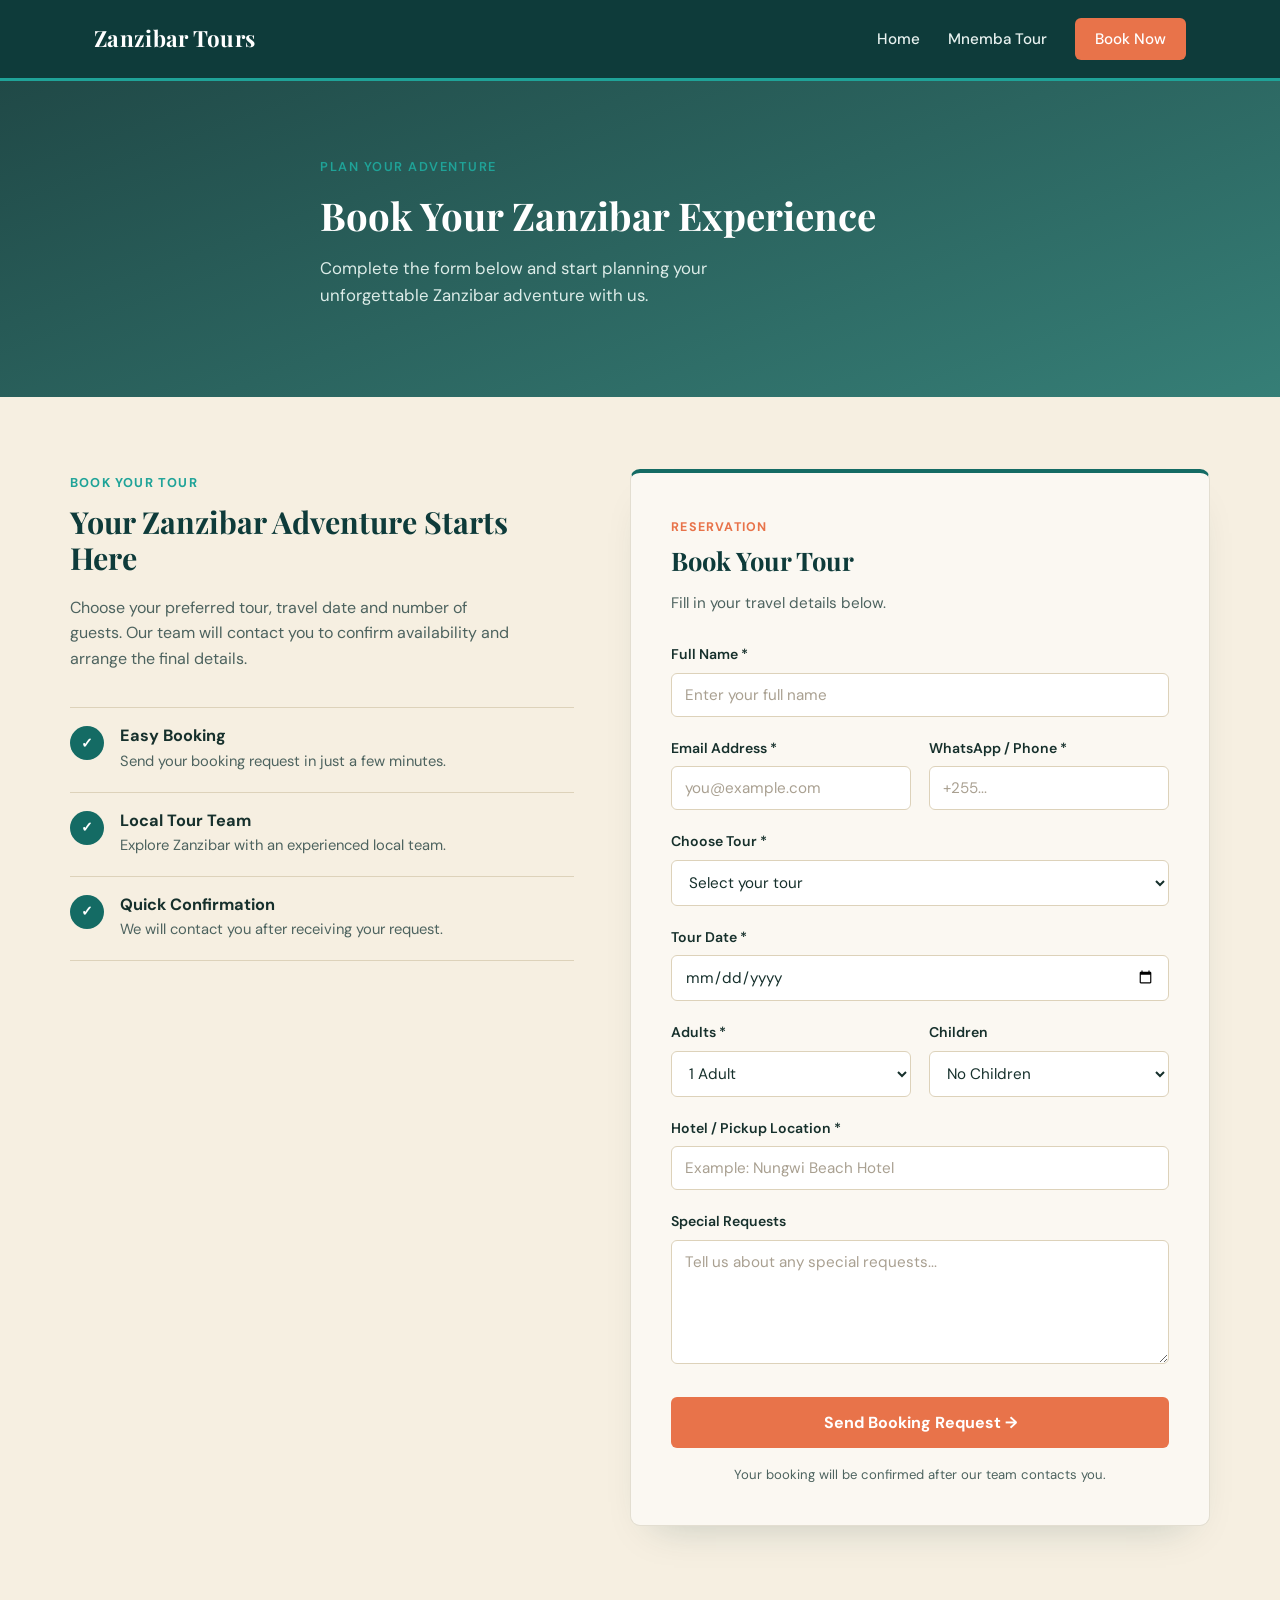
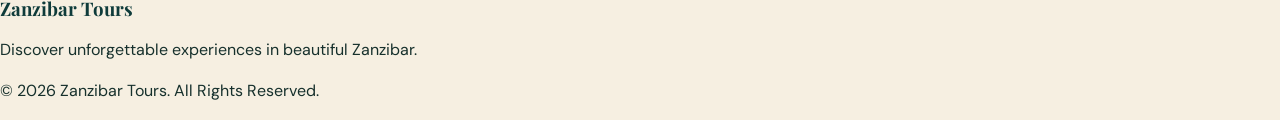
<file: booking.html>
<!DOCTYPE html>
<html lang="en">

<head>
    <meta charset="UTF-8">
    <meta name="viewport" content="width=device-width, initial-scale=1.0">

    <title>Book Your Zanzibar Tour</title>

    <!-- Your main CSS -->
    <link rel="stylesheet" href="booking.css">

    <!-- Google Font -->
    <link rel="preconnect" href="https://fonts.googleapis.com">
    <link rel="preconnect" href="https://fonts.gstatic.com" crossorigin>
    <link href="https://fonts.googleapis.com/css2?family=DM+Sans:wght@400;500;600;700&family=Playfair+Display:wght@600;700&display=swap"
          rel="stylesheet">
</head>

<body>

<!-- =====================================================
     NAVBAR
===================================================== -->

<header class="booking-header">

    <div class="booking-nav">

        <a href="index.html" class="booking-logo">
            Zanzibar Tours
        </a>

        <nav>
            <a href="index.html">Home</a>
            <a href="mnemba.html">Mnemba Tour</a>
            <a href="booking.html" class="nav-book-btn">Book Now</a>
        </nav>

    </div>

</header>


<!-- =====================================================
     BOOKING HERO
===================================================== -->

<section class="booking-hero">

    <div class="booking-hero-content">

        <span>PLAN YOUR ADVENTURE</span>

        <h1>Book Your Zanzibar Experience</h1>

        <p>
            Complete the form below and start planning your
            unforgettable Zanzibar adventure with us.
        </p>

    </div>

</section>


<!-- =====================================================
     BOOKING SECTION
===================================================== -->

<section class="booking-section">

    <div class="booking-container">


        <!-- LEFT SIDE -->

        <div class="booking-info">

            <span class="small-title">BOOK YOUR TOUR</span>

            <h2>Your Zanzibar Adventure Starts Here</h2>

            <p>
                Choose your preferred tour, travel date and number
                of guests. Our team will contact you to confirm
                availability and arrange the final details.
            </p>


            <div class="booking-benefit">

                <div class="benefit-icon">✓</div>

                <div>
                    <h3>Easy Booking</h3>
                    <p>Send your booking request in just a few minutes.</p>
                </div>

            </div>


            <div class="booking-benefit">

                <div class="benefit-icon">✓</div>

                <div>
                    <h3>Local Tour Team</h3>
                    <p>
                        Explore Zanzibar with an experienced local team.
                    </p>
                </div>

            </div>


            <div class="booking-benefit">

                <div class="benefit-icon">✓</div>

                <div>
                    <h3>Quick Confirmation</h3>
                    <p>
                        We will contact you after receiving your request.
                    </p>
                </div>

            </div>

        </div>



        <!-- RIGHT SIDE / FORM -->

        <div class="booking-form-card">

            <div class="form-heading">

                <span>RESERVATION</span>

                <h2>Book Your Tour</h2>

                <p>Fill in your travel details below.</p>

            </div>


            <form
                id="bookingForm"
                action="https://formsubmit.co/rieutoursandsafaris@gmail.com"
                method="POST"
            >

                <!-- FORMSUBMIT SETTINGS -->
                <input type="hidden" name="_subject" value="New Zanzibar Tour Booking Request">
                <input type="hidden" name="_template" value="table">
                <input type="hidden" name="_next" value="https://hacodelab.github.io/RIEU-TOUR/thank-you.html">
                <input type="hidden" name="_captcha" value="false">


                <!-- NAME -->

                <div class="form-group">

                    <label for="name">Full Name *</label>

                    <input
                        type="text"
                        id="name"
                        name="name"
                        placeholder="Enter your full name"
                        required
                    >

                </div>



                <!-- EMAIL + PHONE -->

                <div class="form-row">

                    <div class="form-group">

                        <label for="email">Email Address *</label>

                        <input
                            type="email"
                            id="email"
                            name="email"
                            placeholder="you@example.com"
                            required
                        >

                    </div>


                    <div class="form-group">

                        <label for="phone">WhatsApp / Phone *</label>

                        <input
                            type="tel"
                            id="phone"
                            name="phone"
                            placeholder="+255..."
                            required
                        >

                    </div>

                </div>



                <!-- TOUR -->

                <div class="form-group">

                    <label for="tour">Choose Tour *</label>

                    <select id="tour" name="tour" required>

                        <option value="">Select your tour</option>

                        <option value="Mnemba Island Tour">
                            Mnemba Island Tour
                        </option>

                        <option value="Safari Blue">
                            Safari Blue
                        </option>

                        <option value="Stone Town Tour">
                            Stone Town Tour
                        </option>

                        <option value="Prison Island Tour">
                            Prison Island Tour
                        </option>

                        <option value="Spice Farm Tour">
                            Spice Farm Tour
                        </option>

                        <option value="Jozani Forest">
                            Jozani Forest
                        </option>

                    </select>

                </div>



                <!-- DATE -->

                <div class="form-group">

                    <label for="date">Tour Date *</label>

                    <input
                        type="date"
                        id="date"
                        name="date"
                        required
                    >

                </div>



                <!-- PEOPLE -->

                <div class="form-row">

                    <div class="form-group">

                        <label for="adults">Adults *</label>

                        <select id="adults" name="adults" required>

                            <option value="1">1 Adult</option>
                            <option value="2">2 Adults</option>
                            <option value="3">3 Adults</option>
                            <option value="4">4 Adults</option>
                            <option value="5">5 Adults</option>
                            <option value="6">6 Adults</option>
                            <option value="7">7 Adults</option>
                            <option value="8">8 Adults</option>
                            <option value="9">9 Adults</option>
                            <option value="10+">10+ Adults</option>

                        </select>

                    </div>


                    <div class="form-group">

                        <label for="children">Children</label>

                        <select id="children" name="children">

                            <option value="0">No Children</option>
                            <option value="1">1 Child</option>
                            <option value="2">2 Children</option>
                            <option value="3">3 Children</option>
                            <option value="4">4 Children</option>
                            <option value="5+">5+ Children</option>

                        </select>

                    </div>

                </div>



                <!-- HOTEL -->

                <div class="form-group">

                    <label for="hotel">Hotel / Pickup Location *</label>

                    <input
                        type="text"
                        id="hotel"
                        name="hotel"
                        placeholder="Example: Nungwi Beach Hotel"
                        required
                    >

                </div>



                <!-- MESSAGE -->

                <div class="form-group">

                    <label for="message">
                        Special Requests
                    </label>

                    <textarea
                        id="message"
                        name="message"
                        rows="5"
                        placeholder="Tell us about any special requests..."
                    ></textarea>

                </div>



                <!-- BUTTON -->

                <button type="submit" class="booking-submit">

                    Send Booking Request →

                </button>


                <p class="booking-note">
                    Your booking will be confirmed after our team
                    contacts you.
                </p>

            </form>

        </div>

    </div>

</section>


<!-- =====================================================
     FOOTER
===================================================== -->

<footer class="booking-footer">

    <div>

        <h3>Zanzibar Tours</h3>

        <p>
            Discover unforgettable experiences in beautiful Zanzibar.
        </p>

    </div>

    <p>
        © 2026 Zanzibar Tours. All Rights Reserved.
    </p>

</footer>



<!-- =====================================================
     JAVASCRIPT
===================================================== -->

<script>

    /* Prevent booking past dates */

    const dateInput = document.getElementById("date");

    const today = new Date().toISOString().split("T")[0];

    dateInput.min = today;



    /* Get tour from URL */

    const params = new URLSearchParams(window.location.search);

    const selectedTour = params.get("tour");

    if (selectedTour) {

        const tourSelect = document.getElementById("tour");

        for (let option of tourSelect.options) {

            if (
                option.value.toLowerCase() ===
                selectedTour.toLowerCase()
            ) {

                option.selected = true;

                break;

            }

        }

    }

    /* Form now submits for real to FormSubmit, which emails
       the booking to rieutoursandsafaris@gmail.com — no
       JavaScript submit-blocking needed here anymore. */

</script>


</body>

</html>
</file>
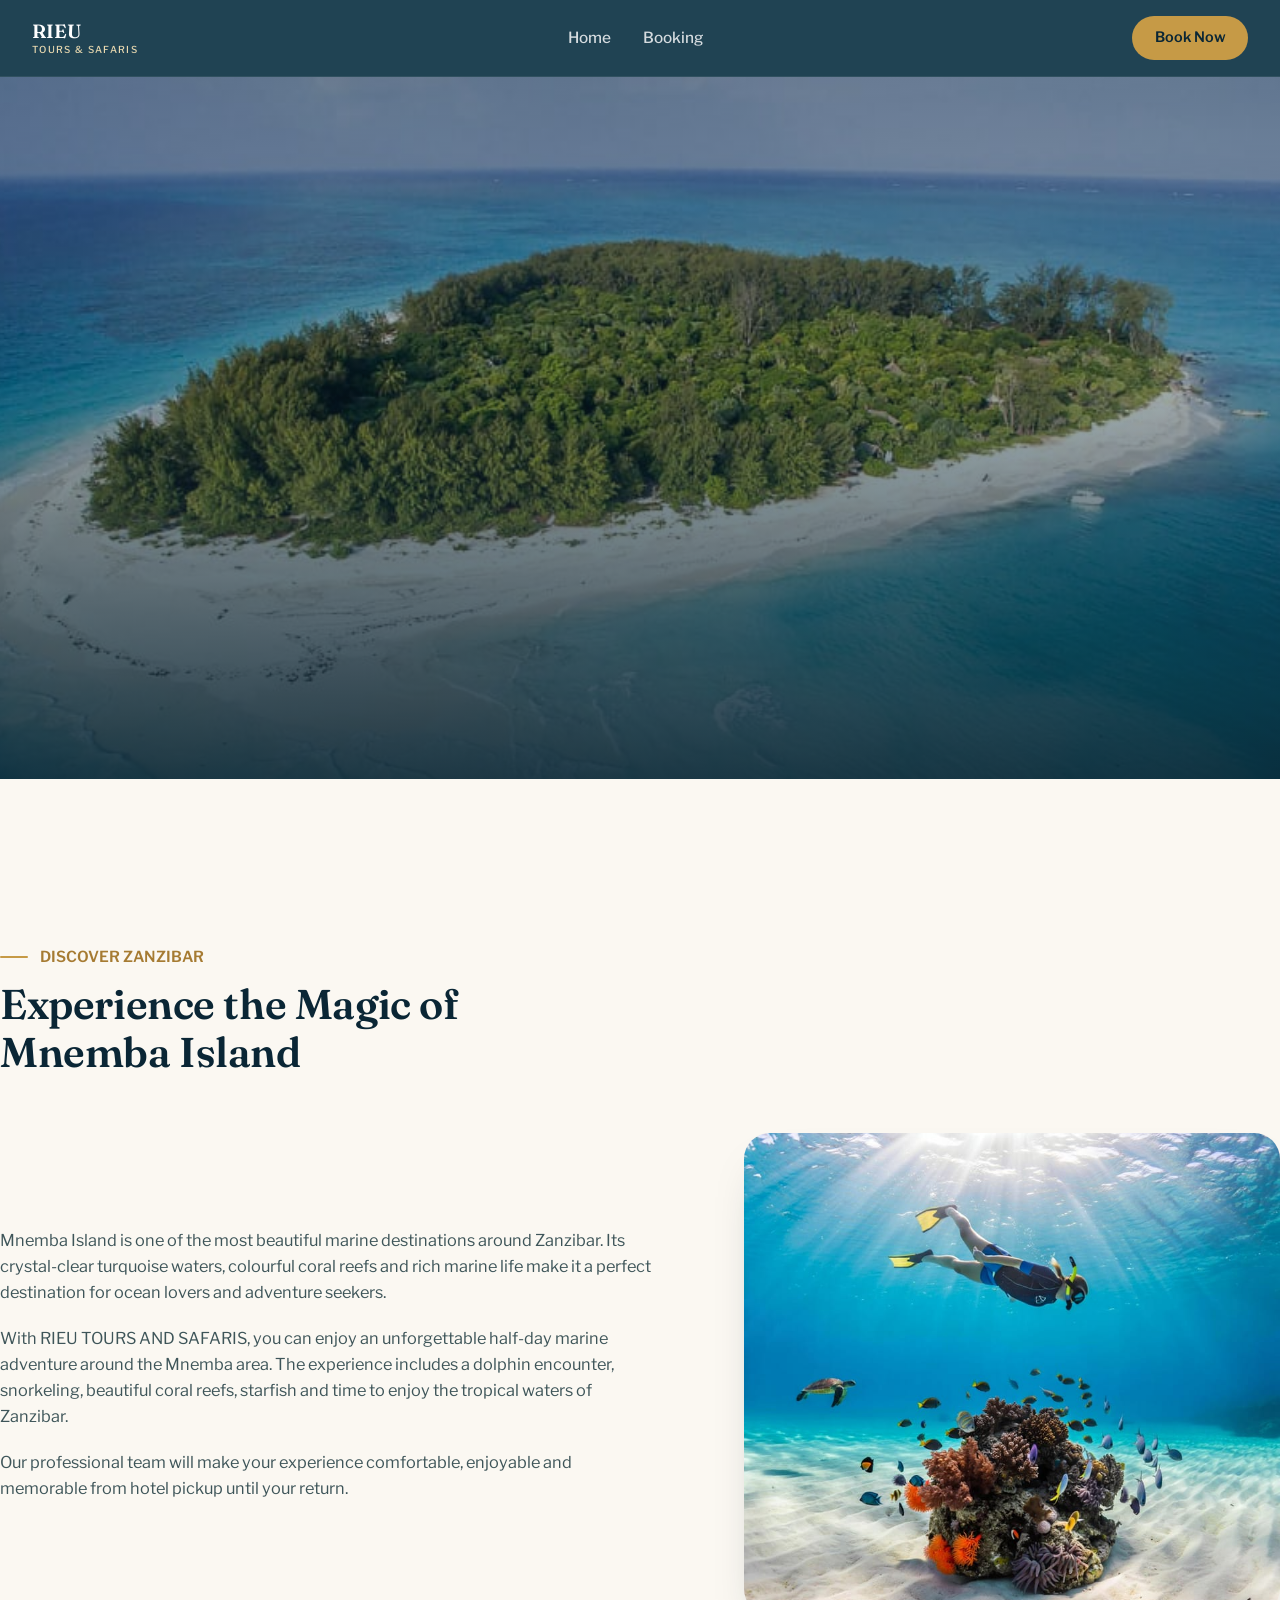
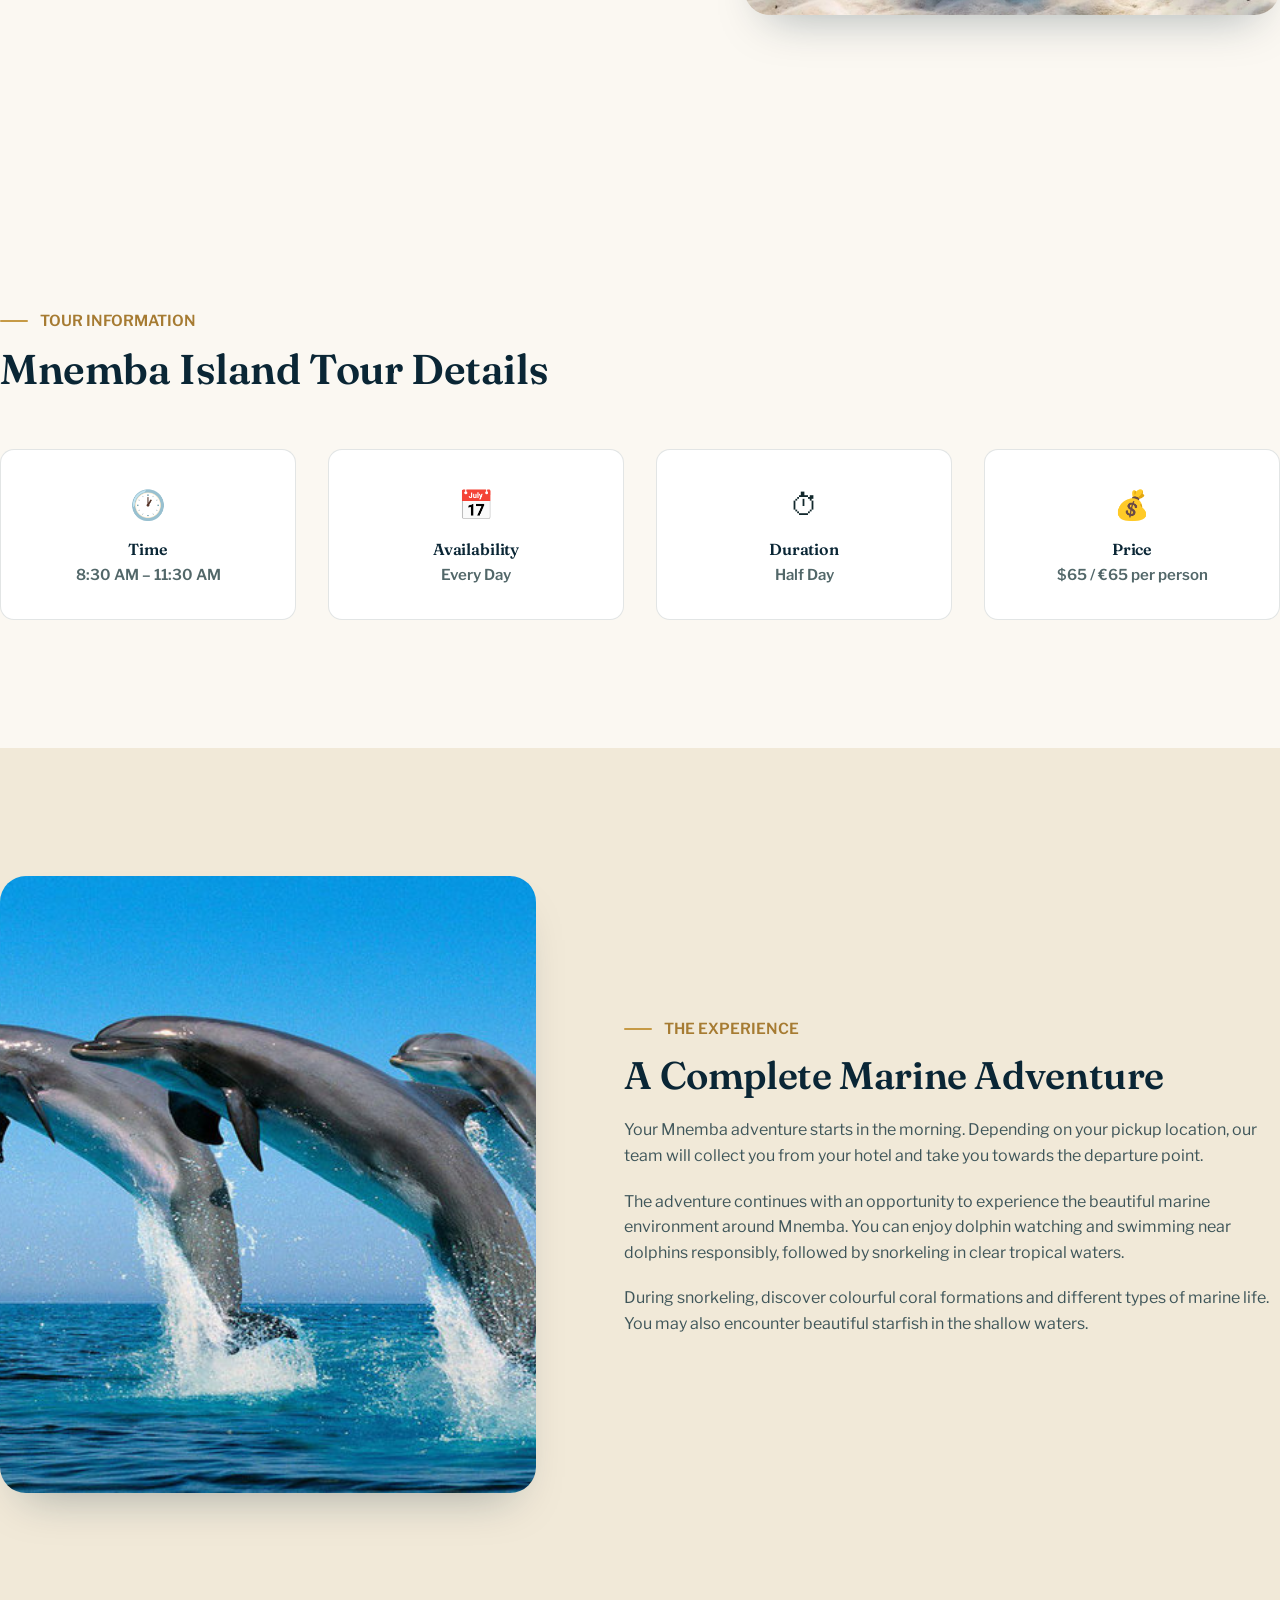
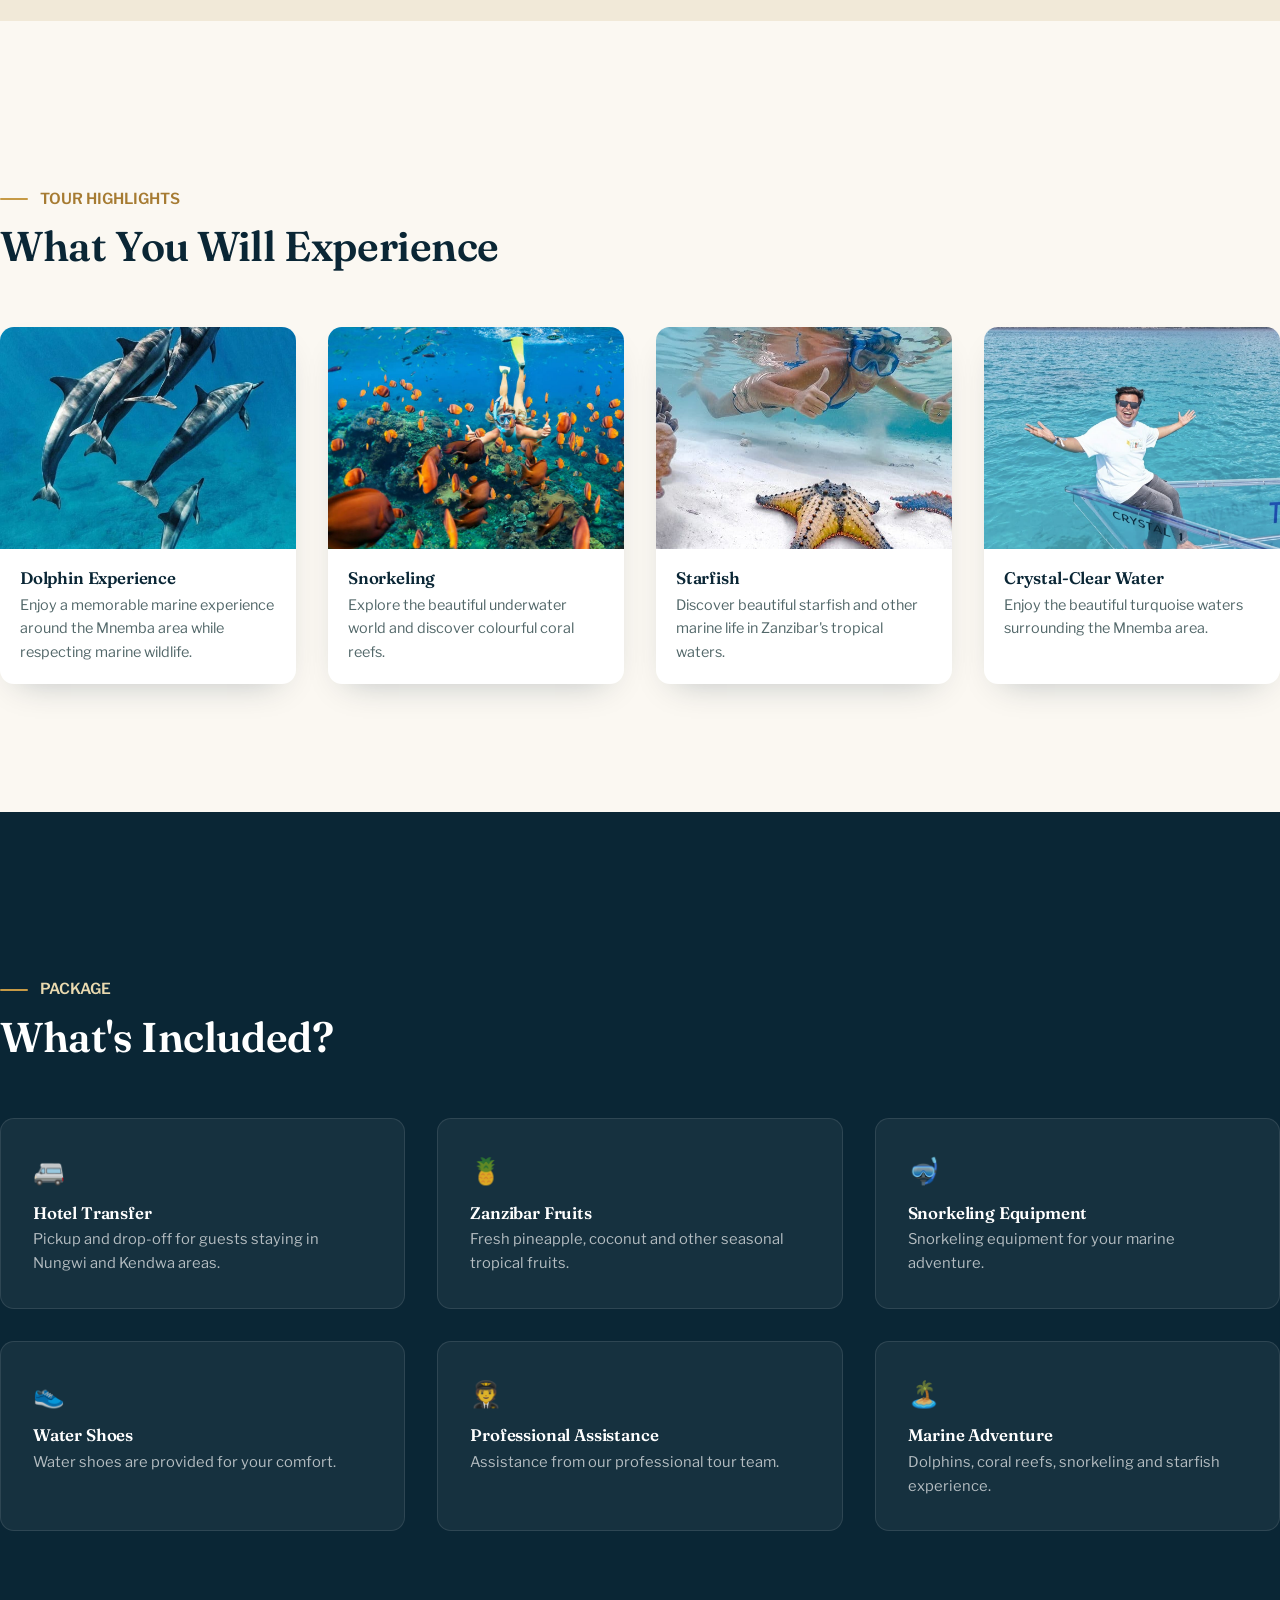
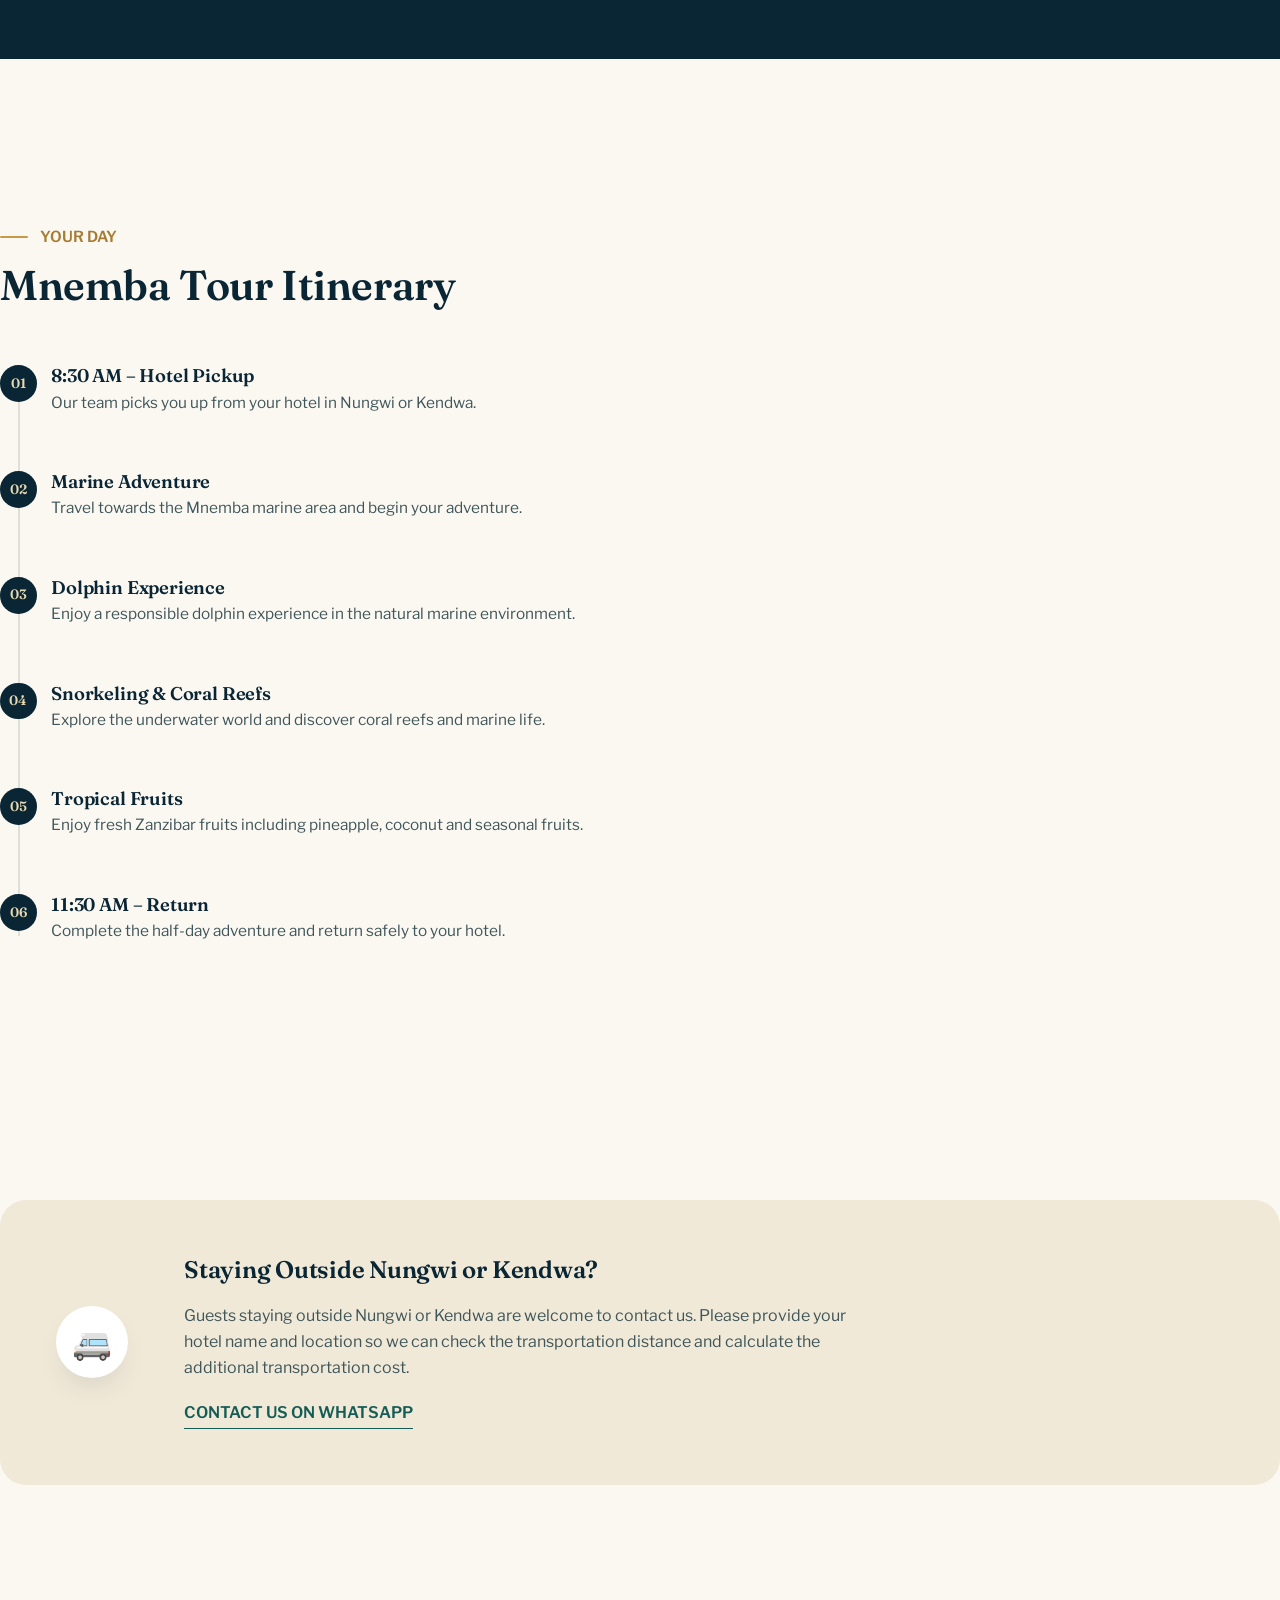
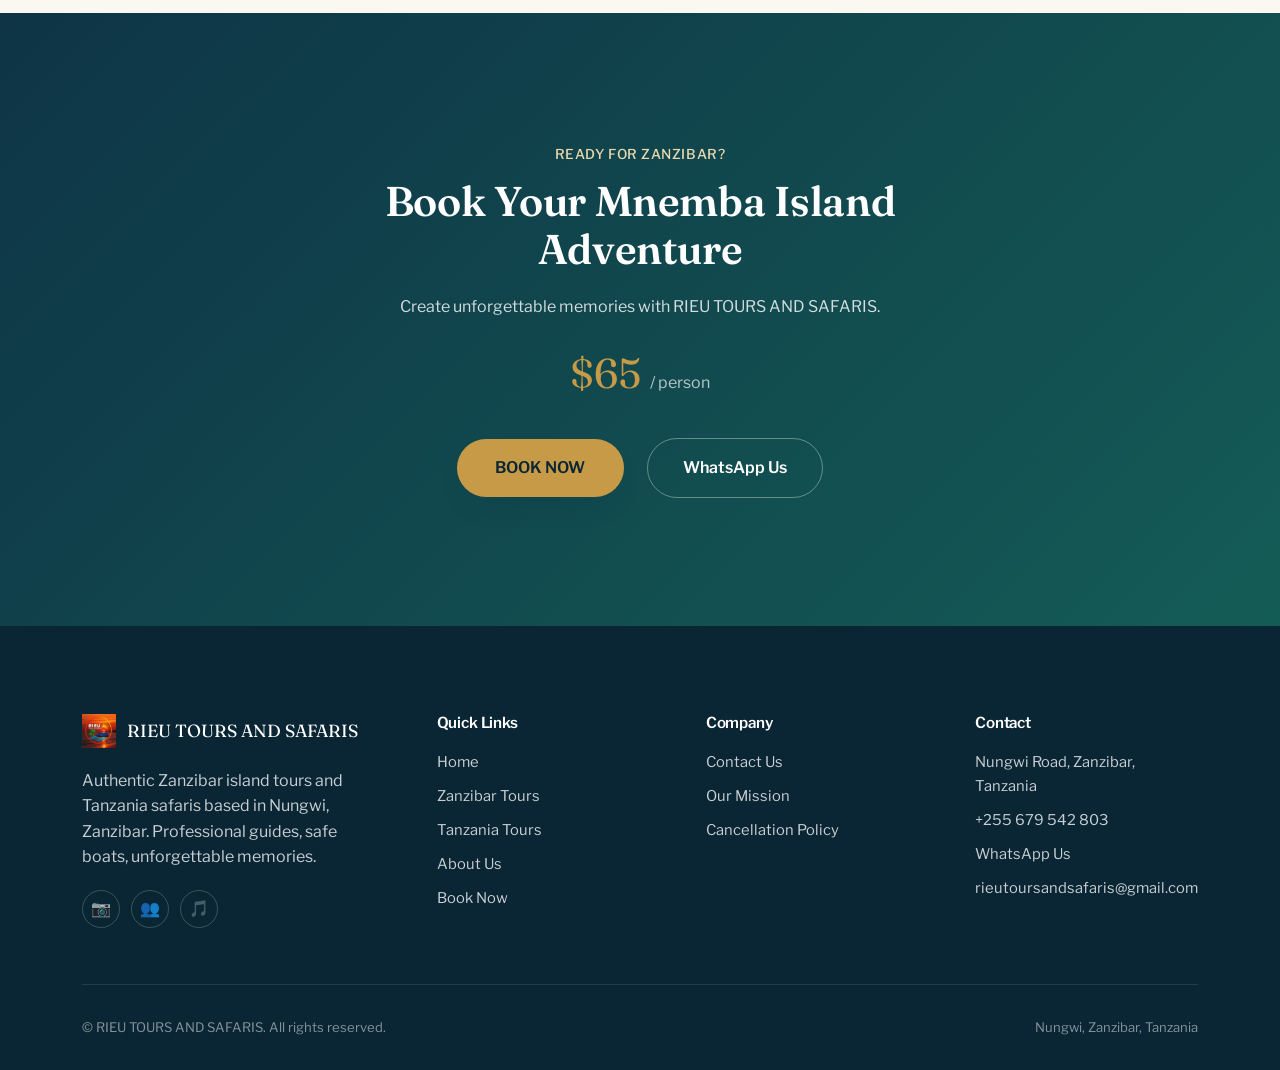
<file: mnemba.html>
<!DOCTYPE html>
<html lang="en">

<head>
    <meta charset="UTF-8">

    <meta name="viewport" content="width=device-width, initial-scale=1.0">

    <title>Mnemba Island Tour | RIEU TOURS AND SAFARIS</title>

    <meta name="description"
        content="Discover Mnemba Island Zanzibar with RIEU TOURS AND SAFARIS. Enjoy dolphin experiences, snorkeling, coral reefs, starfish, tropical fruits and crystal-clear waters.">

    <meta name="robots" content="index, follow">

    <!-- Open Graph -->
    <meta property="og:title"
        content="Mnemba Island Tour | RIEU TOURS AND SAFARIS">

    <meta property="og:description"
        content="Experience Mnemba Island, dolphins, snorkeling, coral reefs and starfish with RIEU TOURS AND SAFARIS.">

    <meta property="og:image"
        content="mnemba-main.jpg">

    <meta property="og:type" content="website">

    <link rel="stylesheet" href="mnemba.css">
</head>

<body>

    <!-- ================= NAVBAR ================= -->

    <header class="mnemba-navbar">

        <a href="index.html" class="logo">
            RIEU
            <span>TOURS & SAFARIS</span>
        </a>

        <nav>
            <a href="index.html">Home</a>
            <a href="booking.html">Booking</a>
        </nav>

        <a href="booking.html?tour=mnemba" class="nav-book">
            Book Now
        </a>

    </header>


    <!-- ================= HERO ================= -->

    <section class="mnemba-hero">

        <img src="mnemba-main.jpg"
            alt="Beautiful Mnemba Island Zanzibar">

        <div class="hero-overlay"></div>

        <div class="hero-content">

            <span>RIEU TOURS AND SAFARIS</span>

            <h1>
                Mnemba Island Adventure
            </h1>

            <p>
                Dolphins • Snorkeling • Coral Reefs • Starfish
            </p>

            <a href="booking.html?tour=mnemba"
                class="hero-button">
                BOOK THIS TOUR
            </a>

        </div>

    </section>


    <!-- ================= INTRODUCTION ================= -->

    <section class="intro section">

        <div class="section-title">

            <span>DISCOVER ZANZIBAR</span>

            <h2>
                Experience the Magic of Mnemba Island
            </h2>

        </div>

        <div class="intro-grid">

            <div class="intro-text">

                <p>
                    Mnemba Island is one of the most beautiful marine
                    destinations around Zanzibar. Its crystal-clear
                    turquoise waters, colourful coral reefs and rich
                    marine life make it a perfect destination for
                    ocean lovers and adventure seekers.
                </p>

                <p>
                    With RIEU TOURS AND SAFARIS, you can enjoy an
                    unforgettable half-day marine adventure around
                    the Mnemba area. The experience includes a dolphin
                    encounter, snorkeling, beautiful coral reefs,
                    starfish and time to enjoy the tropical waters
                    of Zanzibar.
                </p>

                <p>
                    Our professional team will make your experience
                    comfortable, enjoyable and memorable from hotel
                    pickup until your return.
                </p>

            </div>

            <div class="intro-image">

                <img src="snorkeling.jpg"
                    alt="Snorkeling in Mnemba Island">

            </div>

        </div>

    </section>


    <!-- ================= TOUR INFORMATION ================= -->

    <section class="tour-info-section section">

        <div class="section-title">

            <span>TOUR INFORMATION</span>

            <h2>
                Mnemba Island Tour Details
            </h2>

        </div>

        <div class="info-cards">

            <div class="info-card">
                <div class="icon">🕐</div>
                <h3>Time</h3>
                <p>8:30 AM – 11:30 AM</p>
            </div>

            <div class="info-card">
                <div class="icon">📅</div>
                <h3>Availability</h3>
                <p>Every Day</p>
            </div>

            <div class="info-card">
                <div class="icon">⏱</div>
                <h3>Duration</h3>
                <p>Half Day</p>
            </div>

            <div class="info-card">
                <div class="icon">💰</div>
                <h3>Price</h3>
                <p>$65 / €65 per person</p>
            </div>

        </div>

    </section>


    <!-- ================= TOUR EXPERIENCE ================= -->

    <section class="experience section">

        <div class="experience-grid">

            <div class="experience-image">

                <img src="dolphin.jpg"
                    alt="Dolphin experience in Zanzibar">

            </div>

            <div class="experience-text">

                <span>THE EXPERIENCE</span>

                <h2>
                    A Complete Marine Adventure
                </h2>

                <p>
                    Your Mnemba adventure starts in the morning.
                    Depending on your pickup location, our team
                    will collect you from your hotel and take you
                    towards the departure point.
                </p>

                <p>
                    The adventure continues with an opportunity to
                    experience the beautiful marine environment
                    around Mnemba. You can enjoy dolphin watching
                    and swimming near dolphins responsibly, followed
                    by snorkeling in clear tropical waters.
                </p>

                <p>
                    During snorkeling, discover colourful coral
                    formations and different types of marine life.
                    You may also encounter beautiful starfish in
                    the shallow waters.
                </p>

            </div>

        </div>

    </section>

    <!-- ================= HIGHLIGHTS ================= -->

    <section class="highlights section">

        <div class="section-title">

            <span>TOUR HIGHLIGHTS</span>

            <h2>
                What You Will Experience
            </h2>

        </div>

        <div class="highlight-grid">

            <div class="highlight-card">
                <img src="dolphin1.jpg"
                    alt="Dolphin experience">
                <h3>Dolphin Experience</h3>
                <p>
                    Enjoy a memorable marine experience around
                    the Mnemba area while respecting marine wildlife.
                </p>
            </div>

            <div class="highlight-card">
                <img src="snorkeling1.jpg"
                    alt="Snorkeling">
                <h3>Snorkeling</h3>
                <p>
                    Explore the beautiful underwater world and
                    discover colourful coral reefs.
                </p>
            </div>

            <div class="highlight-card">
                 <img src="starfish.jpg"
                    alt="Starfish">
                <h3>Starfish</h3>
                <p>
                    Discover beautiful starfish and other marine
                    life in Zanzibar's tropical waters.
                </p>
            </div>

            <div class="highlight-card">
                 <img src="clearwater.jpg"
                    alt="crystal-clear water">
                <h3>Crystal-Clear Water</h3>
                <p>
                    Enjoy the beautiful turquoise waters surrounding
                    the Mnemba area.
                </p>
            </div>

        </div>

    </section>


    <!-- ================= INCLUDED ================= -->

    <section class="included section">

        <div class="section-title">

            <span>PACKAGE</span>

            <h2>
                What's Included?
            </h2>

        </div>

        <div class="included-grid">

            <div class="included-item">
                <span>🚐</span>
                <h3>Hotel Transfer</h3>
                <p>
                    Pickup and drop-off for guests staying in
                    Nungwi and Kendwa areas.
                </p>
            </div>

            <div class="included-item">
                <span>🍍</span>
                <h3>Zanzibar Fruits</h3>
                <p>
                    Fresh pineapple, coconut and other seasonal
                    tropical fruits.
                </p>
            </div>

            <div class="included-item">
                <span>🤿</span>
                <h3>Snorkeling Equipment</h3>
                <p>
                    Snorkeling equipment for your marine adventure.
                </p>
            </div>

            <div class="included-item">
                <span>👟</span>
                <h3>Water Shoes</h3>
                <p>
                    Water shoes are provided for your comfort.
                </p>
            </div>

            <div class="included-item">
                <span>🧑‍✈️</span>
                <h3>Professional Assistance</h3>
                <p>
                    Assistance from our professional tour team.
                </p>
            </div>

            <div class="included-item">
                <span>🏝️</span>
                <h3>Marine Adventure</h3>
                <p>
                    Dolphins, coral reefs, snorkeling and
                    starfish experience.
                </p>
            </div>

        </div>

    </section>


    <!-- ================= ITINERARY ================= -->

    <section class="itinerary section">

        <div class="section-title">

            <span>YOUR DAY</span>

            <h2>
                Mnemba Tour Itinerary
            </h2>

        </div>

        <div class="timeline">

            <div class="timeline-item">

                <span>01</span>

                <div>
                    <h3>8:30 AM – Hotel Pickup</h3>

                    <p>
                        Our team picks you up from your hotel
                        in Nungwi or Kendwa.
                    </p>
                </div>

            </div>

            <div class="timeline-item">

                <span>02</span>

                <div>
                    <h3>Marine Adventure</h3>

                    <p>
                        Travel towards the Mnemba marine area
                        and begin your adventure.
                    </p>
                </div>

            </div>

            <div class="timeline-item">

                <span>03</span>

                <div>
                    <h3>Dolphin Experience</h3>

                    <p>
                        Enjoy a responsible dolphin experience
                        in the natural marine environment.
                    </p>
                </div>

            </div>

            <div class="timeline-item">

                <span>04</span>

                <div>
                    <h3>Snorkeling & Coral Reefs</h3>

                    <p>
                        Explore the underwater world and discover
                        coral reefs and marine life.
                    </p>
                </div>

            </div>

            <div class="timeline-item">

                <span>05</span>

                <div>
                    <h3>Tropical Fruits</h3>

                    <p>
                        Enjoy fresh Zanzibar fruits including
                        pineapple, coconut and seasonal fruits.
                    </p>
                </div>

            </div>

            <div class="timeline-item">

                <span>06</span>

                <div>
                    <h3>11:30 AM – Return</h3>

                    <p>
                        Complete the half-day adventure and
                        return safely to your hotel.
                    </p>
                </div>

            </div>

        </div>

    </section>


    <!-- ================= TRANSPORT ================= -->

    <section class="transport section">

        <div class="transport-box">

            <div class="transport-icon">
                🚐
            </div>

            <div>

                <h2>
                    Staying Outside Nungwi or Kendwa?
                </h2>

                <p>
                    Guests staying outside Nungwi or Kendwa are
                    welcome to contact us. Please provide your
                    hotel name and location so we can check the
                    transportation distance and calculate the
                    additional transportation cost.
                </p>

                <a href="https://wa.me/255679542803"
                    target="_blank">
                    CONTACT US ON WHATSAPP
                </a>

            </div>

        </div>

    </section>


    <!-- ================= BOOKING ================= -->

    <section class="booking-section">

        <div class="booking-content">

            <span>READY FOR ZANZIBAR?</span>

            <h2>
                Book Your Mnemba Island Adventure
            </h2>

            <p>
                Create unforgettable memories with
                RIEU TOURS AND SAFARIS.
            </p>

            <div class="booking-price">
                $65 <small>/ person</small>
            </div>

            <a href="booking.html?tour=mnemba"
                class="booking-button">
                BOOK NOW
            </a>

            <a href="https://wa.me/255679542803?text=Hello%20RIEU%20TOURS%20AND%20SAFARIS,%20I%20want%20to%20book%20the%20Mnemba%20Island%20tour."
                target="_blank"
                class="whatsapp-button">
                WhatsApp Us
            </a>

        </div>

    </section>


<!-- ===================== FOOTER ===================== -->
<footer class="site-footer">
  <div class="container">
    <div class="footer-grid">
      <div>
        <div class="footer-brand">
          <img src="logo.png" alt="RIEU TOURS AND SAFARIS logo">
          <span class="footer-brand-text">RIEU TOURS AND SAFARIS</span>
        </div>
        <p>Authentic Zanzibar island tours and Tanzania safaris based in Nungwi, Zanzibar. Professional guides, safe boats, unforgettable memories.</p>
        <div class="footer-social">
          <!-- SOCIAL MEDIA: replace href="#" with real Instagram link -->
          <a href="#" aria-label="Instagram">&#128247;</a>
          <!-- SOCIAL MEDIA: replace href="#" with real Facebook link -->
          <a href="#" aria-label="Facebook">&#128101;</a>
          <!-- SOCIAL MEDIA: replace href="#" with real TikTok link -->
          <a href="#" aria-label="TikTok">&#127925;</a>
        </div>
      </div>
      <div class="footer-col">
        <h4>Quick Links</h4>
        <ul>
          <li><a href="index.html">Home</a></li>
          <li><a href="zanzibar.html">Zanzibar Tours</a></li>
          <li><a href="tanzania.html">Tanzania Tours</a></li>
          <li><a href="about.html">About Us</a></li>
          <li><a href="booking.html">Book Now</a></li>
        </ul>
      </div>
      <div class="footer-col">
        <h4>Company</h4>
        <ul>
          <li><a href="contact.html">Contact Us</a></li>
          <li><a href="about.html">Our Mission</a></li>
          <li><a href="booking.html#cancellation-policy">Cancellation Policy</a></li>
        </ul>
      </div>
      <div class="footer-col">
        <h4>Contact</h4>
        <ul>
          <li>Nungwi Road, Zanzibar, Tanzania</li>
          <li><a href="tel:+255679542803">+255 679 542 803</a></li>
          <li><a class="js-whatsapp-link" href="#">WhatsApp Us</a></li>
          <li><a href="mailto:rieutoursandsafaris@gmail.com">rieutoursandsafaris@gmail.com</a></li>
        </ul>
      </div>
    </div>
    <div class="footer-bottom">
      <span>&copy; <span class="js-year"></span> RIEU TOURS AND SAFARIS. All rights reserved.</span>
      <span>Nungwi, Zanzibar, Tanzania</span>
    </div>
  </div>
</footer>

</body>

</html>
</file>
<file: booking.css>
/* =====================================================
   ZANZIBAR TOURS — BOOKING PAGE
   Palette inspired by the Mnemba lagoon at different times
   of day: deep ocean teal, sun-bleached sand, and a coral
   sunset accent used sparingly for the one moment that
   should stand out — the "Send Booking Request" button.
===================================================== */
 
:root {
  --ocean-deep: #0e3b3a;      /* deep water / header, footer */
  --ocean: #146b64;           /* primary teal */
  --lagoon: #1fa398;          /* lighter teal accent */
  --sand: #f6efe1;            /* warm background */
  --sand-light: #fbf8f2;      /* card background */
  --coral: #e8734a;           /* sunset accent — used once */
  --coral-dark: #cf5c35;
  --ink: #16302c;             /* body text */
  --ink-soft: #4d635f;        /* secondary text */
  --line: #ddd2ba;            /* borders on sand */
  --line-soft: #e3ded1;
 
  --font-display: 'Playfair Display', Georgia, serif;
  --font-body: 'DM Sans', -apple-system, BlinkMacSystemFont, sans-serif;
 
  --radius: 6px;
  --radius-lg: 10px;
}
 
* {
  box-sizing: border-box;
}
 
body {
  margin: 0;
  font-family: var(--font-body);
  color: var(--ink);
  background: var(--sand);
  line-height: 1.6;
}
 
a {
  text-decoration: none;
  color: inherit;
}
 
h1, h2, h3 {
  font-family: var(--font-display);
  color: var(--ocean-deep);
  margin: 0 0 0.5em;
  line-height: 1.2;
}
 
/* =====================================================
   HEADER / NAV
===================================================== */
 
.booking-header {
  background: var(--ocean-deep);
  border-bottom: 3px solid var(--lagoon);
}
 
.booking-nav {
  max-width: 1140px;
  margin: 0 auto;
  padding: 18px 24px;
  display: flex;
  align-items: center;
  justify-content: space-between;
}
 
.booking-logo {
  font-family: var(--font-display);
  font-size: 1.4rem;
  font-weight: 700;
  color: #fff;
  letter-spacing: 0.3px;
}
 
.booking-nav nav {
  display: flex;
  align-items: center;
  gap: 28px;
}
 
.booking-nav nav a {
  color: #e8f2f0;
  font-size: 0.95rem;
  font-weight: 500;
  transition: color 0.2s ease;
}
 
.booking-nav nav a:hover {
  color: var(--lagoon);
}
 
.nav-book-btn {
  background: var(--coral);
  color: #fff !important;
  padding: 9px 20px;
  border-radius: var(--radius);
  font-weight: 600;
  transition: background 0.2s ease;
}
 
.nav-book-btn:hover {
  background: var(--coral-dark);
}
 
/* =====================================================
   HERO
===================================================== */
 
.booking-hero {
  background:
    linear-gradient(160deg, rgba(14,59,58,0.92), rgba(20,107,100,0.85)),
    url('data:image/svg+xml;utf8,<svg xmlns="http://www.w3.org/2000/svg" width="200" height="200"><path d="M0 100 Q50 80 100 100 T200 100" stroke="white" stroke-opacity="0.05" fill="none" stroke-width="6"/></svg>');
  background-size: cover;
  color: #fff;
  padding: 72px 24px;
  text-align: left;
}
 
.booking-hero-content {
  max-width: 640px;
  margin: 0 auto;
}
 
.booking-hero-content span {
  display: inline-block;
  font-size: 0.8rem;
  font-weight: 600;
  letter-spacing: 1.5px;
  color: var(--lagoon);
  margin-bottom: 14px;
}
 
.booking-hero-content h1 {
  color: #fff;
  font-size: 2.4rem;
  margin-bottom: 16px;
}
 
.booking-hero-content p {
  color: #dcece8;
  font-size: 1.05rem;
  max-width: 480px;
}
 
/* =====================================================
   BOOKING SECTION LAYOUT
===================================================== */
 
.booking-section {
  padding: 72px 24px;
}
 
.booking-container {
  max-width: 1140px;
  margin: 0 auto;
  display: grid;
  grid-template-columns: 1fr 1.15fr;
  gap: 56px;
  align-items: start;
}
 
/* ---------- LEFT: INFO ---------- */
 
.small-title {
  display: inline-block;
  font-size: 0.8rem;
  font-weight: 700;
  letter-spacing: 1.2px;
  color: var(--lagoon);
  margin-bottom: 10px;
}
 
.booking-info h2 {
  font-size: 1.9rem;
  margin-bottom: 18px;
}
 
.booking-info > p {
  color: var(--ink-soft);
  margin-bottom: 36px;
  max-width: 440px;
}
 
.booking-benefit {
  display: flex;
  gap: 16px;
  padding: 18px 0;
  border-top: 1px solid var(--line);
}
 
.booking-benefit:last-of-type {
  border-bottom: 1px solid var(--line);
}
 
.benefit-icon {
  flex-shrink: 0;
  width: 34px;
  height: 34px;
  border-radius: 50%;
  background: var(--ocean);
  color: #fff;
  display: flex;
  align-items: center;
  justify-content: center;
  font-size: 0.9rem;
  font-weight: 700;
}
 
.booking-benefit h3 {
  font-family: var(--font-body);
  font-size: 1.02rem;
  font-weight: 700;
  color: var(--ink);
  margin-bottom: 4px;
}
 
.booking-benefit p {
  color: var(--ink-soft);
  font-size: 0.92rem;
  margin: 0;
}
 
/* ---------- RIGHT: FORM CARD ---------- */
 
.booking-form-card {
  background: var(--sand-light);
  border: 1px solid var(--line-soft);
  border-top: 4px solid var(--ocean);
  border-radius: var(--radius-lg);
  padding: 40px;
  box-shadow: 0 20px 40px -24px rgba(14, 59, 58, 0.25);
}
 
.form-heading span {
  font-size: 0.78rem;
  font-weight: 700;
  letter-spacing: 1.2px;
  color: var(--coral);
}
 
.form-heading h2 {
  font-size: 1.6rem;
  margin: 6px 0 4px;
}
 
.form-heading p {
  color: var(--ink-soft);
  margin-bottom: 28px;
  font-size: 0.95rem;
}
 
.form-group {
  margin-bottom: 20px;
}
 
.form-row {
  display: grid;
  grid-template-columns: 1fr 1fr;
  gap: 18px;
}
 
label {
  display: block;
  font-size: 0.88rem;
  font-weight: 600;
  color: var(--ink);
  margin-bottom: 7px;
}
 
input,
select,
textarea {
  width: 100%;
  font-family: var(--font-body);
  font-size: 0.95rem;
  color: var(--ink);
  background: #fff;
  border: 1px solid var(--line);
  border-radius: var(--radius);
  padding: 11px 13px;
  transition: border-color 0.2s ease, box-shadow 0.2s ease;
}
 
textarea {
  resize: vertical;
  min-height: 90px;
}
 
input:focus,
select:focus,
textarea:focus {
  outline: none;
  border-color: var(--lagoon);
  box-shadow: 0 0 0 3px rgba(31, 163, 152, 0.18);
}
 
input::placeholder,
textarea::placeholder {
  color: #a9a091;
}
 
.booking-submit {
  width: 100%;
  background: var(--coral);
  color: #fff;
  font-family: var(--font-body);
  font-size: 1rem;
  font-weight: 700;
  border: none;
  border-radius: var(--radius);
  padding: 15px 20px;
  cursor: pointer;
  margin-top: 6px;
  transition: background 0.2s ease, transform 0.15s ease;
}
 
.booking-submit:hover {
  background: var(--coral-dark);
  transform: translateY(-1px);
}
 
.booking-submit:active {
  transform: translateY(0);
}
 
.booking-note {
  text-align: center;
  font-size: 0.82rem;
  color: var(--ink-soft);
  margin: 16px 0 0;
}
 /* ---------------------------------------------------------------------
   13. FOOTER
   --------------------------------------------------------------------- */
.site-footer {
  background-color: #0e3b3a;
  color: rgba(238, 236, 230, 0.78);
  padding-top: var(--space-xl);
}
 
.footer-grid {
  display: grid;
  grid-template-columns: 1.4fr 1fr 1fr 1fr;
  gap: var(--space-lg);
  padding-bottom: var(--space-lg);
  border-bottom: 1px solid rgba(255, 255, 255, 0.1);
}
 
.footer-brand {
  display: flex;
  align-items: center;
  gap: 0.7rem;
  margin-bottom: var(--space-sm);
}
 
.footer-brand img { height: 34px; }
 
.footer-brand-text {
  font-family: var(--font-display);
  font-size: 1.1rem;
  color: var(--color-white);
}
 
.footer-social {
  display: flex;
  gap: 0.7rem;
  margin-top: var(--space-sm);
}
 
.footer-social a {
  width: 38px;
  height: 38px;
  border-radius: 50%;
  border: 1px solid rgba(255, 255, 255, 0.2);
  display: flex;
  align-items: center;
  justify-content: center;
  transition: background 0.3s var(--ease), border-color 0.3s var(--ease), transform 0.3s var(--ease);
}
 
.footer-social a:hover {
  background: var(--color-gold);
  border-color: var(--color-gold);
  transform: translateY(-3px);
}
 
.footer-col h4 {
  color: var(--color-white);
  font-family: var(--font-body);
  font-size: 0.95rem;
  font-weight: 600;
  margin-bottom: var(--space-sm);
}
 
.footer-col ul li {
  margin-bottom: 0.65rem;
  font-size: 0.92rem;
}
 
.footer-col a {
  transition: color 0.25s var(--ease);
}
 
.footer-col a:hover {
  color: var(--color-gold);
}
 
.footer-bottom {
  display: flex;
  justify-content: space-between;
  padding-block: var(--space-md);
  font-size: 0.82rem;
  color: rgba(11, 5, 92, 0.5);
  flex-wrap: wrap;
  gap: 0.5rem;
}
 
.whatsapp-float {
  position: fixed;
  bottom: 1.6rem;
  right: 1.6rem;
  z-index: 200;
  width: 56px;
  height: 56px;
  border-radius: 50%;
  background: #1FA855;
  color: var(--color-white);
  display: flex;
  align-items: center;
  justify-content: center;
  font-size: 1.4rem;
  box-shadow: 0 14px 30px -10px rgba(31, 168, 85, 0.6);
  transition: transform 0.3s var(--ease), box-shadow 0.3s var(--ease);
}
 
.whatsapp-float:hover {
  transform: scale(1.08);
  box-shadow: 0 18px 36px -8px rgba(31, 168, 85, 0.7);
}
 
/* =====================================================
   RESPONSIVE
===================================================== */
 
@media (max-width: 860px) {
  .booking-container {
    grid-template-columns: 1fr;
  }
 
  .booking-nav nav {
    gap: 16px;
  }
 
  .booking-hero {
    padding: 56px 20px;
  }
 
  .booking-hero-content h1 {
    font-size: 1.9rem;
  }
 
  .booking-form-card {
    padding: 28px;
  }
}
 
@media (max-width: 520px) {
  .form-row {
    grid-template-columns: 1fr;
  }
 
  .booking-nav {
    flex-direction: column;
    gap: 12px;
  }
}
</file>
<file: mnemba.css>
/* =====================================================================
   MNEMBA ISLAND TOUR PAGE — extends style.css
   Import brings in tokens, buttons, and shared .site-footer styling
   ===================================================================== */
 
@import url('style.css');
 
/* ---------------------------------------------------------------------
   1. PAGE-SPECIFIC NAVBAR
   --------------------------------------------------------------------- */
.mnemba-navbar {
  position: sticky;
  top: 0;
  z-index: 100;
  display: flex;
  align-items: center;
  justify-content: space-between;
  padding: 1rem var(--space-md);
  background: rgba(14, 52, 70, 0.92);
  backdrop-filter: blur(10px);
  border-bottom: 1px solid rgba(255, 255, 255, 0.08);
}
 
.mnemba-navbar .logo {
  font-family: var(--font-display);
  font-size: 1.2rem;
  font-weight: 600;
  color: var(--color-white);
  display: flex;
  flex-direction: column;
  line-height: 1.15;
}
 
.mnemba-navbar .logo span {
  font-family: var(--font-body);
  font-size: 0.6rem;
  font-weight: 500;
  letter-spacing: 0.14em;
  color: var(--color-gold-pale);
  margin-top: 2px;
}
 
.mnemba-navbar nav {
  display: flex;
  gap: var(--space-md);
}
 
.mnemba-navbar nav a {
  color: rgba(255, 255, 255, 0.82);
  font-weight: 500;
  font-size: 0.96rem;
  transition: color 0.25s var(--ease);
}
 
.mnemba-navbar nav a:hover { color: var(--color-white); }
 
.nav-book {
  background: var(--color-gold);
  color: var(--color-navy-deep);
  font-weight: 600;
  font-size: 0.9rem;
  padding: 0.65rem 1.4rem;
  border-radius: 999px;
  transition: background 0.3s var(--ease), transform 0.3s var(--ease);
}
 
.nav-book:hover {
  background: var(--color-gold-dark);
  transform: translateY(-2px);
}
 
/* ---------------------------------------------------------------------
   2. HERO
   --------------------------------------------------------------------- */
.mnemba-hero {
  position: relative;
  height: 78vh;
  min-height: 520px;
  overflow: hidden;
}
 
.mnemba-hero img {
  width: 100%;
  height: 100%;
  object-fit: cover;
}
 
.mnemba-hero .hero-overlay {
  position: absolute;
  inset: 0;
  background: linear-gradient(180deg, rgba(10, 38, 53, 0.5) 0%, rgba(10, 38, 53, 0.35) 40%, rgba(10, 38, 53, 0.9) 100%);
}
 
.mnemba-hero .hero-content {
  position: absolute;
  inset: 0;
  z-index: 2;
  display: flex;
  flex-direction: column;
  align-items: center;
  justify-content: center;
  text-align: center;
  color: var(--color-white);
  padding-inline: var(--space-md);
}
 
.mnemba-hero .hero-content > span {
  font-size: 0.85rem;
  font-weight: 500;
  letter-spacing: 0.04em;
  color: var(--color-gold-pale);
  margin-bottom: var(--space-xs);
}
 
.mnemba-hero .hero-content h1 {
  color: var(--color-white);
  font-size: clamp(2.2rem, 4vw + 1rem, 3.8rem);
  max-width: 18ch;
}
 
.mnemba-hero .hero-content p {
  color: rgba(255, 255, 255, 0.85);
  font-size: 1.1rem;
  letter-spacing: 0.02em;
}
 
.hero-button {
  display: inline-flex;
  margin-top: var(--space-sm);
  background: var(--color-gold);
  color: var(--color-navy-deep);
  font-weight: 600;
  padding: 0.95rem 2.2rem;
  border-radius: 999px;
  box-shadow: var(--shadow-card);
  transition: background 0.3s var(--ease), transform 0.3s var(--ease), box-shadow 0.3s var(--ease);
}
 
.hero-button:hover {
  background: var(--color-gold-dark);
  transform: translateY(-2px);
  box-shadow: var(--shadow-lift);
}
 
/* ---------------------------------------------------------------------
   3. SHARED SECTION TITLE (page uses .section-title without eyebrow dash)
   --------------------------------------------------------------------- */
.section-title span {
  display: inline-flex;
  align-items: center;
  gap: var(--space-xs);
  font-family: var(--font-body);
  font-size: 0.95rem;
  font-weight: 600;
  color: var(--color-gold-dark);
  margin-bottom: var(--space-xs);
}
 
.section-title span::before {
  content: '';
  width: 28px;
  height: 2px;
  background: var(--color-gold);
  border-radius: 2px;
}
 
.section-title h2 {
  font-size: clamp(1.9rem, 2.6vw + 1rem, 2.6rem);
  max-width: 26ch;
}
 
/* ---------------------------------------------------------------------
   4. INTRODUCTION
   --------------------------------------------------------------------- */
.intro-grid {
  display: grid;
  grid-template-columns: 1.1fr 0.9fr;
  gap: var(--space-xl);
  align-items: center;
  margin-top: var(--space-lg);
}
 
.intro-text p { color: #3E5559; font-size: 1.02rem; }
 
.intro-image img {
  border-radius: var(--radius-lg);
  box-shadow: var(--shadow-soft);
  aspect-ratio: 4 / 3.6;
  object-fit: cover;
  width: 100%;
}
 
/* ---------------------------------------------------------------------
   5. TOUR INFO CARDS
   --------------------------------------------------------------------- */
.info-cards {
  display: grid;
  grid-template-columns: repeat(4, 1fr);
  gap: var(--space-md);
  margin-top: var(--space-lg);
}
 
.info-cards .info-card {
  background: var(--color-white);
  border: 1px solid var(--color-line);
  border-radius: var(--radius-md);
  padding: var(--space-md);
  text-align: center;
  transition: transform 0.35s var(--ease), box-shadow 0.35s var(--ease);
}
 
.info-cards .info-card:hover {
  transform: translateY(-6px);
  box-shadow: var(--shadow-card);
}
 
.info-cards .icon { font-size: 1.8rem; margin-bottom: var(--space-xs); }
.info-cards h3 { font-size: 1rem; margin-bottom: 0.25rem; }
.info-cards p { margin: 0; color: #526769; font-weight: 600; }
 
/* ---------------------------------------------------------------------
   6. EXPERIENCE
   --------------------------------------------------------------------- */
.experience { background: var(--color-sand); }
 
.experience-grid {
  display: grid;
  grid-template-columns: 0.9fr 1.1fr;
  gap: var(--space-xl);
  align-items: center;
}
 
.experience-image img {
  border-radius: var(--radius-lg);
  box-shadow: var(--shadow-soft);
  aspect-ratio: 4 / 4.6;
  object-fit: cover;
  width: 100%;
}
 
.experience-text > span {
  display: inline-flex;
  align-items: center;
  gap: var(--space-xs);
  font-size: 0.95rem;
  font-weight: 600;
  color: var(--color-gold-dark);
  margin-bottom: var(--space-xs);
}
 
.experience-text > span::before {
  content: '';
  width: 28px;
  height: 2px;
  background: var(--color-gold);
  border-radius: 2px;
}
 
.experience-text h2 { font-size: clamp(1.8rem, 2.4vw + 1rem, 2.4rem); }
.experience-text p { color: #3E5559; }
 
/* ---------------------------------------------------------------------
   7. HIGHLIGHTS
   --------------------------------------------------------------------- */
.highlight-grid {
  display: grid;
  grid-template-columns: repeat(4, 1fr);
  gap: var(--space-md);
  margin-top: var(--space-lg);
}
 
.highlight-card {
  border-radius: var(--radius-md);
  overflow: hidden;
  background: var(--color-white);
  box-shadow: var(--shadow-card);
  transition: transform 0.4s var(--ease);
}
 
.highlight-card:hover { transform: translateY(-6px); }
 
.highlight-card img {
  width: 100%;
  aspect-ratio: 4 / 3;
  object-fit: cover;
}
 
.highlight-card h3 {
  font-size: 1.05rem;
  margin: var(--space-sm) var(--space-sm) 0.4rem;
}
 
.highlight-card p {
  font-size: 0.9rem;
  color: #526769;
  margin: 0 var(--space-sm) var(--space-sm);
}
 
/* ---------------------------------------------------------------------
   8. WHAT'S INCLUDED
   --------------------------------------------------------------------- */
.included { background: var(--color-navy-deep); color: rgba(255,255,255,0.85); }
 
.included .section-title span { color: var(--color-gold-pale); }
.included .section-title h2 { color: var(--color-white); }
 
.included-grid {
  display: grid;
  grid-template-columns: repeat(3, 1fr);
  gap: var(--space-md);
  margin-top: var(--space-lg);
}
 
.included-item {
  background: rgba(255, 255, 255, 0.05);
  border: 1px solid rgba(255, 255, 255, 0.1);
  border-radius: var(--radius-md);
  padding: var(--space-md);
  transition: background 0.3s var(--ease), transform 0.3s var(--ease);
}
 
.included-item:hover {
  background: rgba(255, 255, 255, 0.09);
  transform: translateY(-4px);
}
 
.included-item span {
  font-size: 1.6rem;
  display: inline-block;
  margin-bottom: var(--space-xs);
}
 
.included-item h3 {
  color: var(--color-white);
  font-size: 1.05rem;
  margin-bottom: 0.35rem;
}
 
.included-item p {
  color: rgba(255, 255, 255, 0.68);
  font-size: 0.92rem;
  margin: 0;
}
 
/* ---------------------------------------------------------------------
   9. ITINERARY / TIMELINE (a genuine sequence — numbering earns its keep)
   --------------------------------------------------------------------- */
.timeline {
  margin-top: var(--space-lg);
  position: relative;
  padding-left: 3.2rem;
}
 
.timeline::before {
  content: '';
  position: absolute;
  left: 1.15rem;
  top: 0.5rem;
  bottom: 0.5rem;
  width: 2px;
  background: var(--color-line);
}
 
.timeline-item {
  position: relative;
  display: flex;
  gap: var(--space-md);
  padding-bottom: var(--space-lg);
}
 
.timeline-item:last-child { padding-bottom: 0; }
 
.timeline-item span {
  position: absolute;
  left: -3.2rem;
  top: 0;
  width: 2.3rem;
  height: 2.3rem;
  border-radius: 50%;
  background: var(--color-navy-deep);
  color: var(--color-gold-pale);
  font-family: var(--font-display);
  font-size: 0.85rem;
  font-weight: 600;
  display: flex;
  align-items: center;
  justify-content: center;
}
 
.timeline-item h3 { font-size: 1.15rem; margin-bottom: 0.25rem; }
.timeline-item p { color: #3E5559; margin: 0; font-size: 0.96rem; }
 
/* ---------------------------------------------------------------------
   10. TRANSPORT CALLOUT
   --------------------------------------------------------------------- */
.transport-box {
  display: flex;
  align-items: center;
  gap: var(--space-lg);
  background: var(--color-sand);
  border-radius: var(--radius-lg);
  padding: var(--space-lg);
}
 
.transport-icon {
  flex-shrink: 0;
  width: 72px;
  height: 72px;
  border-radius: 50%;
  background: var(--color-white);
  display: flex;
  align-items: center;
  justify-content: center;
  font-size: 2rem;
  box-shadow: var(--shadow-card);
}
 
.transport-box h2 { font-size: 1.5rem; }
.transport-box p { color: #3E5559; margin-bottom: var(--space-sm); }
 
.transport-box a {
  display: inline-flex;
  font-weight: 600;
  color: var(--color-teal);
  border-bottom: 1.5px solid var(--color-teal);
  padding-bottom: 2px;
  transition: color 0.3s var(--ease), border-color 0.3s var(--ease);
}
 
.transport-box a:hover {
  color: var(--color-gold-dark);
  border-color: var(--color-gold-dark);
}
 
/* ---------------------------------------------------------------------
   11. BOOKING BANNER
   --------------------------------------------------------------------- */
.booking-section {
  background: linear-gradient(135deg, var(--color-navy) 0%, var(--color-teal) 100%);
  padding: var(--space-2xl) var(--space-md);
}
 
.booking-content {
  max-width: 640px;
  margin: 0 auto;
  text-align: center;
  color: var(--color-white);
}
 
.booking-content > span {
  font-size: 0.85rem;
  font-weight: 500;
  letter-spacing: 0.04em;
  color: var(--color-gold-pale);
}
 
.booking-content h2 {
  color: var(--color-white);
  font-size: clamp(1.8rem, 2.5vw + 1rem, 2.6rem);
  margin-top: var(--space-xs);
}
 
.booking-content p { color: rgba(255, 255, 255, 0.82); }
 
.booking-price {
  font-family: var(--font-display);
  font-size: 2.6rem;
  color: var(--color-gold);
  margin-bottom: var(--space-md);
}
 
.booking-price small {
  font-family: var(--font-body);
  font-size: 1rem;
  color: rgba(255, 255, 255, 0.7);
}
 
.booking-button {
  display: inline-flex;
  background: var(--color-gold);
  color: var(--color-navy-deep);
  font-weight: 600;
  padding: 1rem 2.4rem;
  border-radius: 999px;
  box-shadow: var(--shadow-card);
  transition: background 0.3s var(--ease), transform 0.3s var(--ease), box-shadow 0.3s var(--ease);
}
 
.booking-button:hover {
  background: var(--color-gold-dark);
  transform: translateY(-2px);
  box-shadow: var(--shadow-lift);
}
 
.whatsapp-button {
  display: inline-flex;
  margin-left: var(--space-sm);
  background: transparent;
  color: var(--color-white);
  font-weight: 600;
  padding: 1rem 2.2rem;
  border-radius: 999px;
  border: 1.5px solid rgba(255, 255, 255, 0.35);
  transition: background 0.3s var(--ease), border-color 0.3s var(--ease), transform 0.3s var(--ease);
}
 
.whatsapp-button:hover {
  background: rgba(255, 255, 255, 0.12);
  border-color: var(--color-white);
  transform: translateY(-2px);
}
 
/* ---------------------------------------------------------------------
   12. RESPONSIVE
   --------------------------------------------------------------------- */
@media (max-width: 1024px) {
  .info-cards { grid-template-columns: repeat(2, 1fr); }
  .highlight-grid { grid-template-columns: repeat(2, 1fr); }
  .included-grid { grid-template-columns: repeat(2, 1fr); }
}
 
@media (max-width: 860px) {
  .intro-grid, .experience-grid {
    grid-template-columns: 1fr;
  }
  .experience-image { order: -1; }
  .mnemba-navbar nav { display: none; }
}
 
@media (max-width: 600px) {
  .info-cards, .highlight-grid, .included-grid {
    grid-template-columns: 1fr;
  }
  .transport-box {
    flex-direction: column;
    text-align: center;
  }
  .timeline { padding-left: 2.6rem; }
  .timeline-item span { left: -2.6rem; width: 2rem; height: 2rem; font-size: 0.75rem; }
  .whatsapp-button { margin-left: 0; margin-top: var(--space-sm); }
  .booking-button, .whatsapp-button { display: flex; width: 100%; justify-content: center; }
}
</file>
